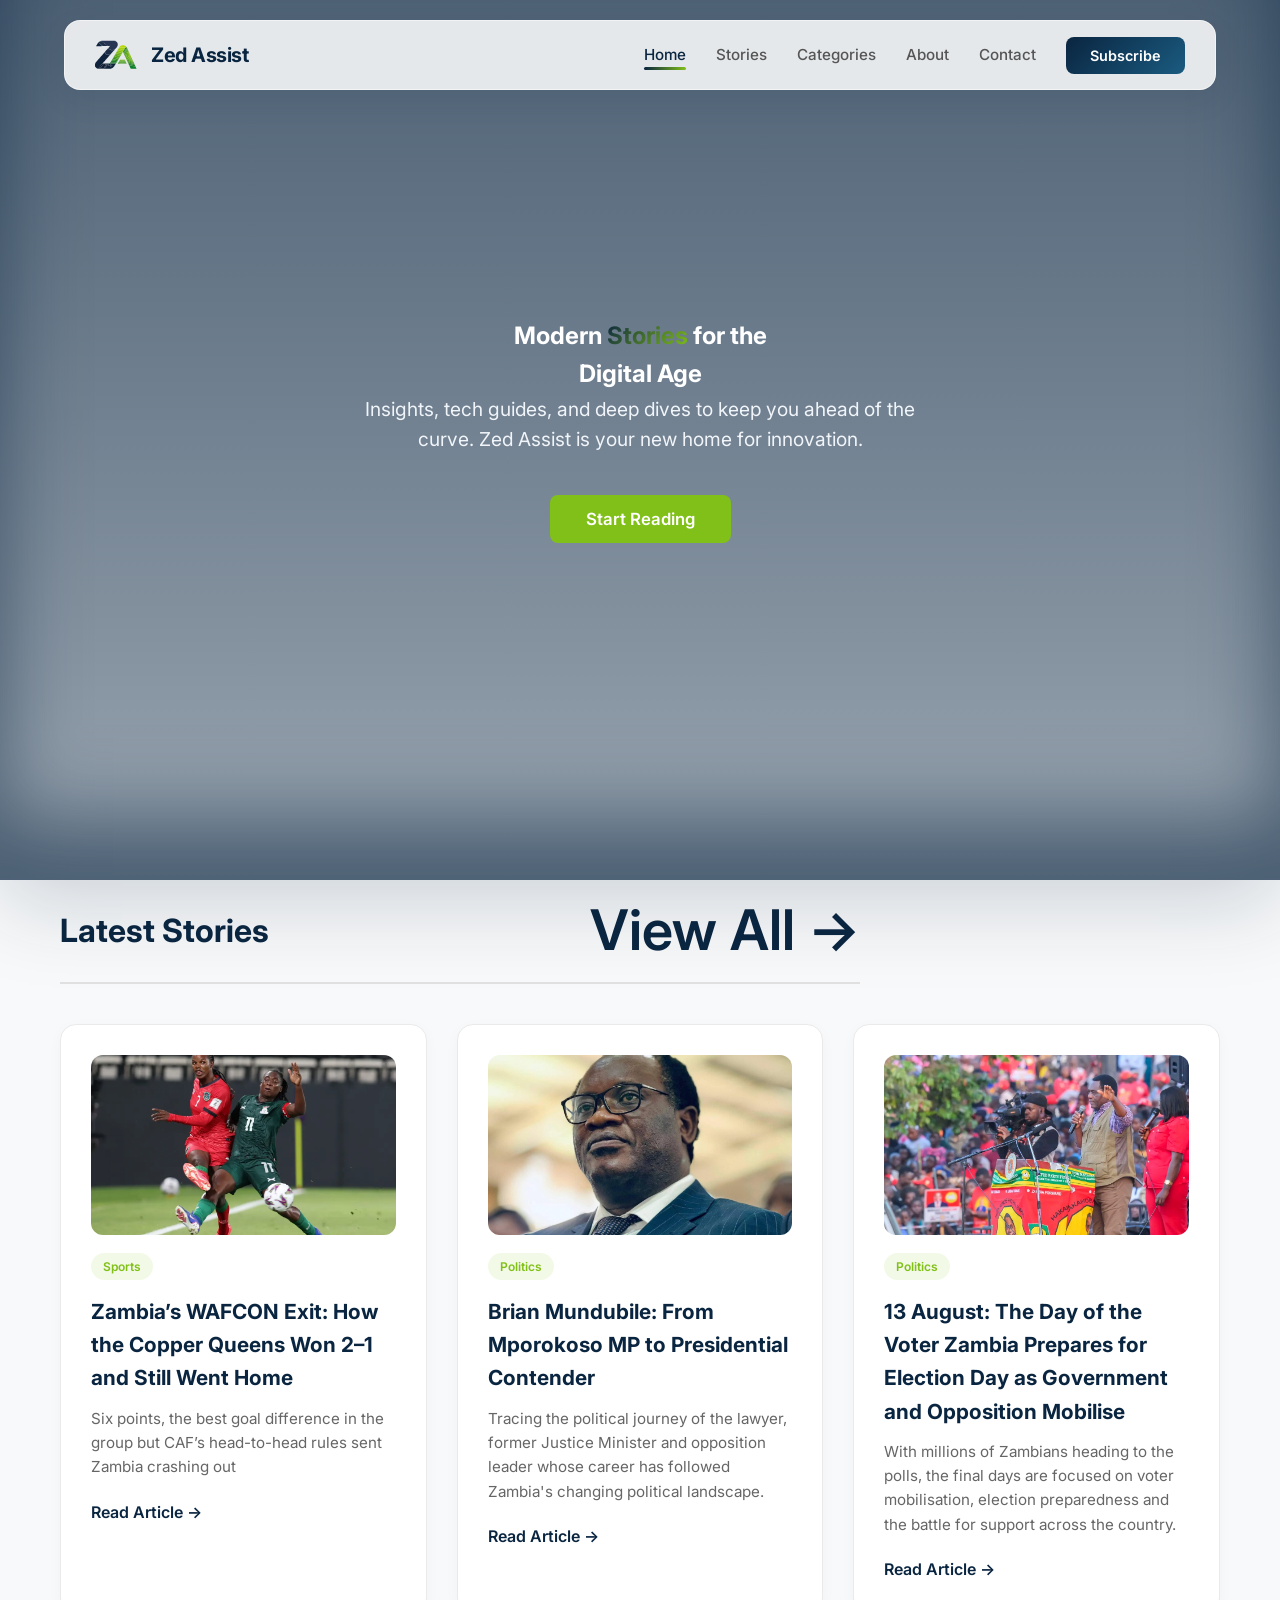
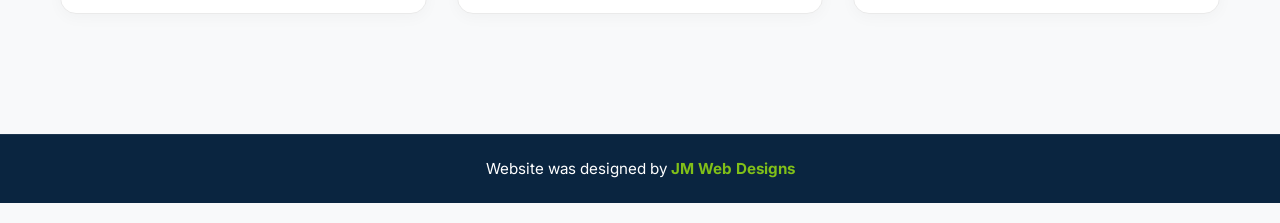
<file: index.html>
<!DOCTYPE html>
<html lang="en">
<head>
    <meta charset="UTF-8">
    <meta name="viewport" content="width=device-width, initial-scale=1.0">
    <meta name="google-adsense-account" content="ca-pub-5900742290324351">
    <title>Insights & Stories</title>
    <link rel="preconnect" href="https://fonts.googleapis.com">
    <link rel="preconnect" href="https://fonts.gstatic.com" crossorigin>
    <link href="https://fonts.googleapis.com/css2?family=Inter:opsz,wght@14..32,400;14..32,500;14..32,600;14..32,700&display=swap" rel="stylesheet">
    <link rel="stylesheet" href="style.css">
    <link rel="icon" type="image/svg+xml" href="logo.svg">
    <script async src="https://pagead2.googlesyndication.com/pagead/js/adsbygoogle.js?client=ca-pub-5900742290324351"
     crossorigin="anonymous"></script>
</head>
<body>

    <!-- SLICK MENU -->
    <nav class="navbar">
        <a href="#" class="logo-container">
            <img src="logo.svg" alt="ZA" class="logo-img">
            <span class="logo-text">Zed Assist</span>
        </a>

        <ul class="nav-links" id="navLinks">
            <li><a href="index.html" class="active">Home</a></li>
            <li><a href="stories.html">Stories</a></li>
            <li><a href="#">Categories</a></li>
            <li><a href="#">About</a></li>
            <li><a href="contact.html">Contact</a></li>
            <li><button class="btn-subscribe">Subscribe</button></li>
        </ul>

        <div class="hamburger" onclick="toggleMenu()">
            <div></div>
            <div></div>
            <div></div>
        </div>
    </nav>

    <!-- HERO -->
    <section class="hero">
        <h1>Modern <span>Stories</span> for the <br>Digital Age</h1>
        <p>Insights, tech guides, and deep dives to keep you ahead of the curve. Zed Assist is your new home for innovation.</p>
        <button class="btn-subscribe btn-subscribe-green" style="padding: 14px 36px; font-size: 1.05rem;">Start Reading</button>
    </section>

    

    <!-- BLOG GRID / STORIES -->
    <section class="blog-section">
        <div class="section-header">
            <h2>Latest Stories</h2>
            <a href="#" style="color: var(--navy); font-weight: 600; text-decoration: none;">View All &rarr;</a>
        </div>

        <div class="blog-grid">
            <!-- Card 1 -->
            <article class="blog-card">
                <div class="card-image">
                    <img src="/pics/pic6.webp" alt="Story image 1">
                </div>
                <span class="tag">Sports</span>
                <h3>Zambia’s WAFCON Exit: How the Copper Queens Won 2–1 and Still Went Home</h3>
                <p>Six points, the best goal difference in the group but CAF’s head-to-head rules sent Zambia crashing out</p>
                <a href="wafcon-exit.html">Read Article &rarr;</a>
            </article>

            <!-- Card 2 -->
            <article class="blog-card">
                <div class="card-image">
                    <img src="/pics/pic5.jpg" alt="Story image 2">
                </div>
                <span class="tag">Politics</span>
                <h3>Brian Mundubile: From Mporokoso MP to Presidential Contender</h3>
                <p>Tracing the political journey of the lawyer, former Justice Minister and opposition leader whose career has followed Zambia's changing political landscape.</p>
                <a href="election-day.html">Read Article &rarr;</a>
            </article>

            <!-- Card 3 -->
            <article class="blog-card">
                <div class="card-image">
                    <img src="/pics/pic9.jpg" alt="Story image 3">
                </div>
                <span class="tag">Politics</span>
                <h3>13 August: The Day of the Voter Zambia Prepares for Election Day as Government and Opposition Mobilise</h3>
                <p>With millions of Zambians heading to the polls, the final days are focused on voter mobilisation, election preparedness and the battle for support across the country.</p>
                <a href="election-day.html">Read Article &rarr;</a>
            </article>
        </div>
    </section>
    <footer class="site-footer">
        <p>Website was designed by <strong>JM Web Designs</strong></p>
    </footer>

    <script>
        // Simple mobile menu toggle
        function toggleMenu() {
            const nav = document.getElementById('navLinks');
            nav.classList.toggle('open');
        }
    </script>
</body>
</html>
</file>
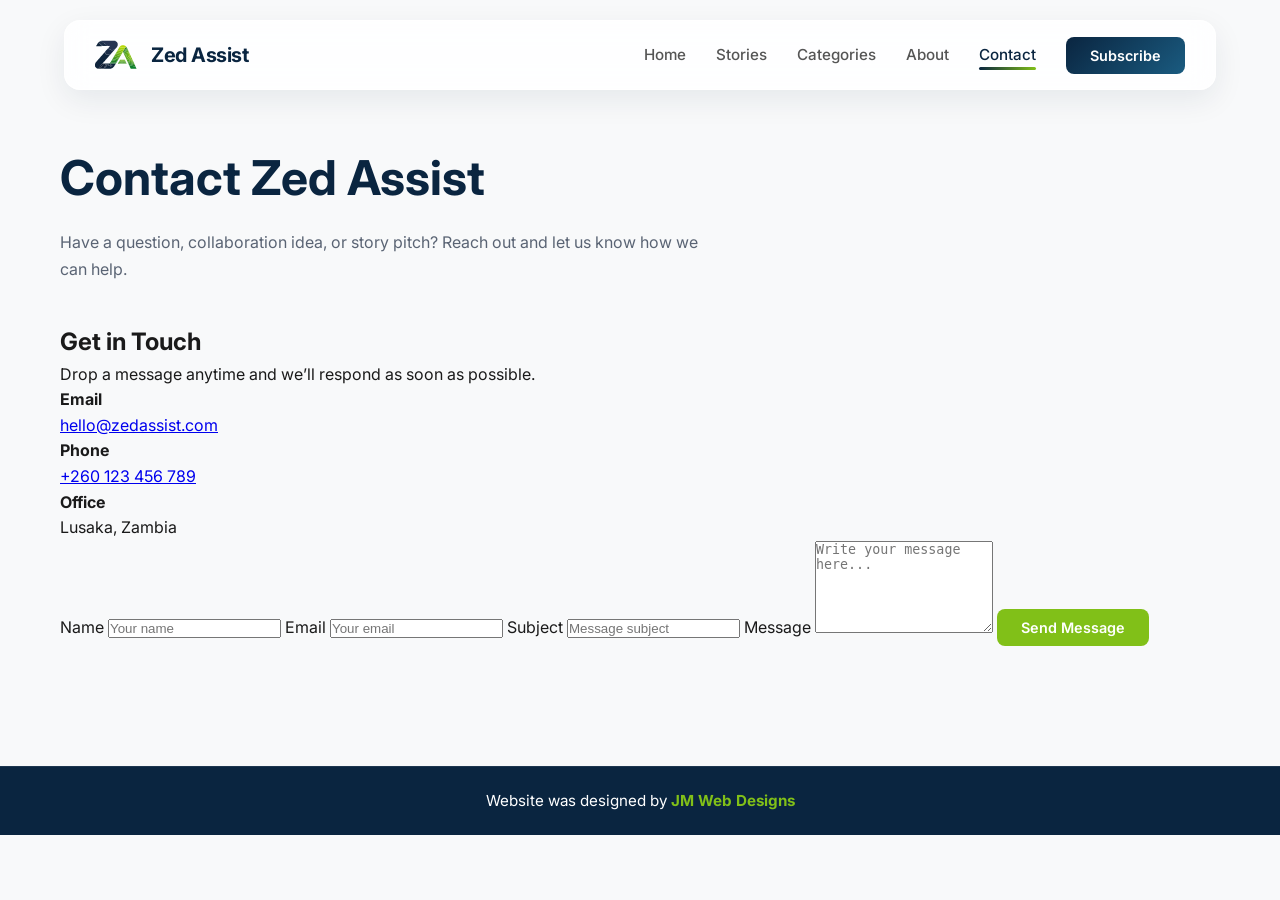
<file: contact.html>
<!DOCTYPE html>
<html lang="en">
<head>
    <meta charset="UTF-8">
    <meta name="viewport" content="width=device-width, initial-scale=1.0">
    <title>ZA | Contact</title>
    <link rel="preconnect" href="https://fonts.googleapis.com">
    <link rel="preconnect" href="https://fonts.gstatic.com" crossorigin>
    <link href="https://fonts.googleapis.com/css2?family=Inter:opsz,wght@14..32,400;14..32,500;14..32,600;14..32,700&display=swap" rel="stylesheet">
    <link rel="stylesheet" href="style.css">
    <link rel="icon" type="image/svg+xml" href="logo.svg">
    <meta name="google-adsense-account" content="ca-pub-5900742290324351">
    <script async src="https://pagead2.googlesyndication.com/pagead/js/adsbygoogle.js?client=ca-pub-5900742290324351"
     crossorigin="anonymous"></script>
</head>
<body>
    <nav class="navbar">
        <a href="index.html" class="logo-container">
            <img src="logo.svg" alt="ZA" class="logo-img">
            <span class="logo-text">Zed Assist</span>
        </a>

        <ul class="nav-links" id="navLinks">
            <li><a href="index.html">Home</a></li>
            <li><a href="stories.html">Stories</a></li>
            <li><a href="#">Categories</a></li>
            <li><a href="#">About</a></li>
            <li><a href="contact.html" class="active">Contact</a></li>
            <li><button class="btn-subscribe">Subscribe</button></li>
        </ul>

        <div class="hamburger" onclick="toggleMenu()">
            <div></div>
            <div></div>
            <div></div>
        </div>
    </nav>

    <section class="page-intro" style="margin-top: 140px;">
        <div class="page-summary">
            <div>
                <h1>Contact Zed Assist</h1>
                <p>Have a question, collaboration idea, or story pitch? Reach out and let us know how we can help.</p>
            </div>
        </div>
    </section>

    <section class="blog-section">
        <div class="contact-grid">
            <div class="contact-card">
                <h2>Get in Touch</h2>
                <p>Drop a message anytime and we’ll respond as soon as possible.</p>
                <div class="contact-info">
                    <p><strong>Email</strong><br><a href="mailto:hello@zedassist.com">hello@zedassist.com</a></p>
                    <p><strong>Phone</strong><br><a href="tel:+260123456789">+260 123 456 789</a></p>
                    <p><strong>Office</strong><br>Lusaka, Zambia</p>
                </div>
            </div>

            <form class="contact-form">
                <label for="name">Name</label>
                <input type="text" id="name" name="name" placeholder="Your name">

                <label for="email">Email</label>
                <input type="email" id="email" name="email" placeholder="Your email">

                <label for="subject">Subject</label>
                <input type="text" id="subject" name="subject" placeholder="Message subject">

                <label for="message">Message</label>
                <textarea id="message" name="message" rows="6" placeholder="Write your message here..."></textarea>

                <button type="submit" class="btn-subscribe btn-subscribe-green">Send Message</button>
            </form>
        </div>
    </section>

    <footer class="site-footer">
        <p>Website was designed by <strong>JM Web Designs</strong></p>
    </footer>

    <script>
        function toggleMenu() {
            const nav = document.getElementById('navLinks');
            nav.classList.toggle('open');
        }
    </script>
</body>
</html>
</file>
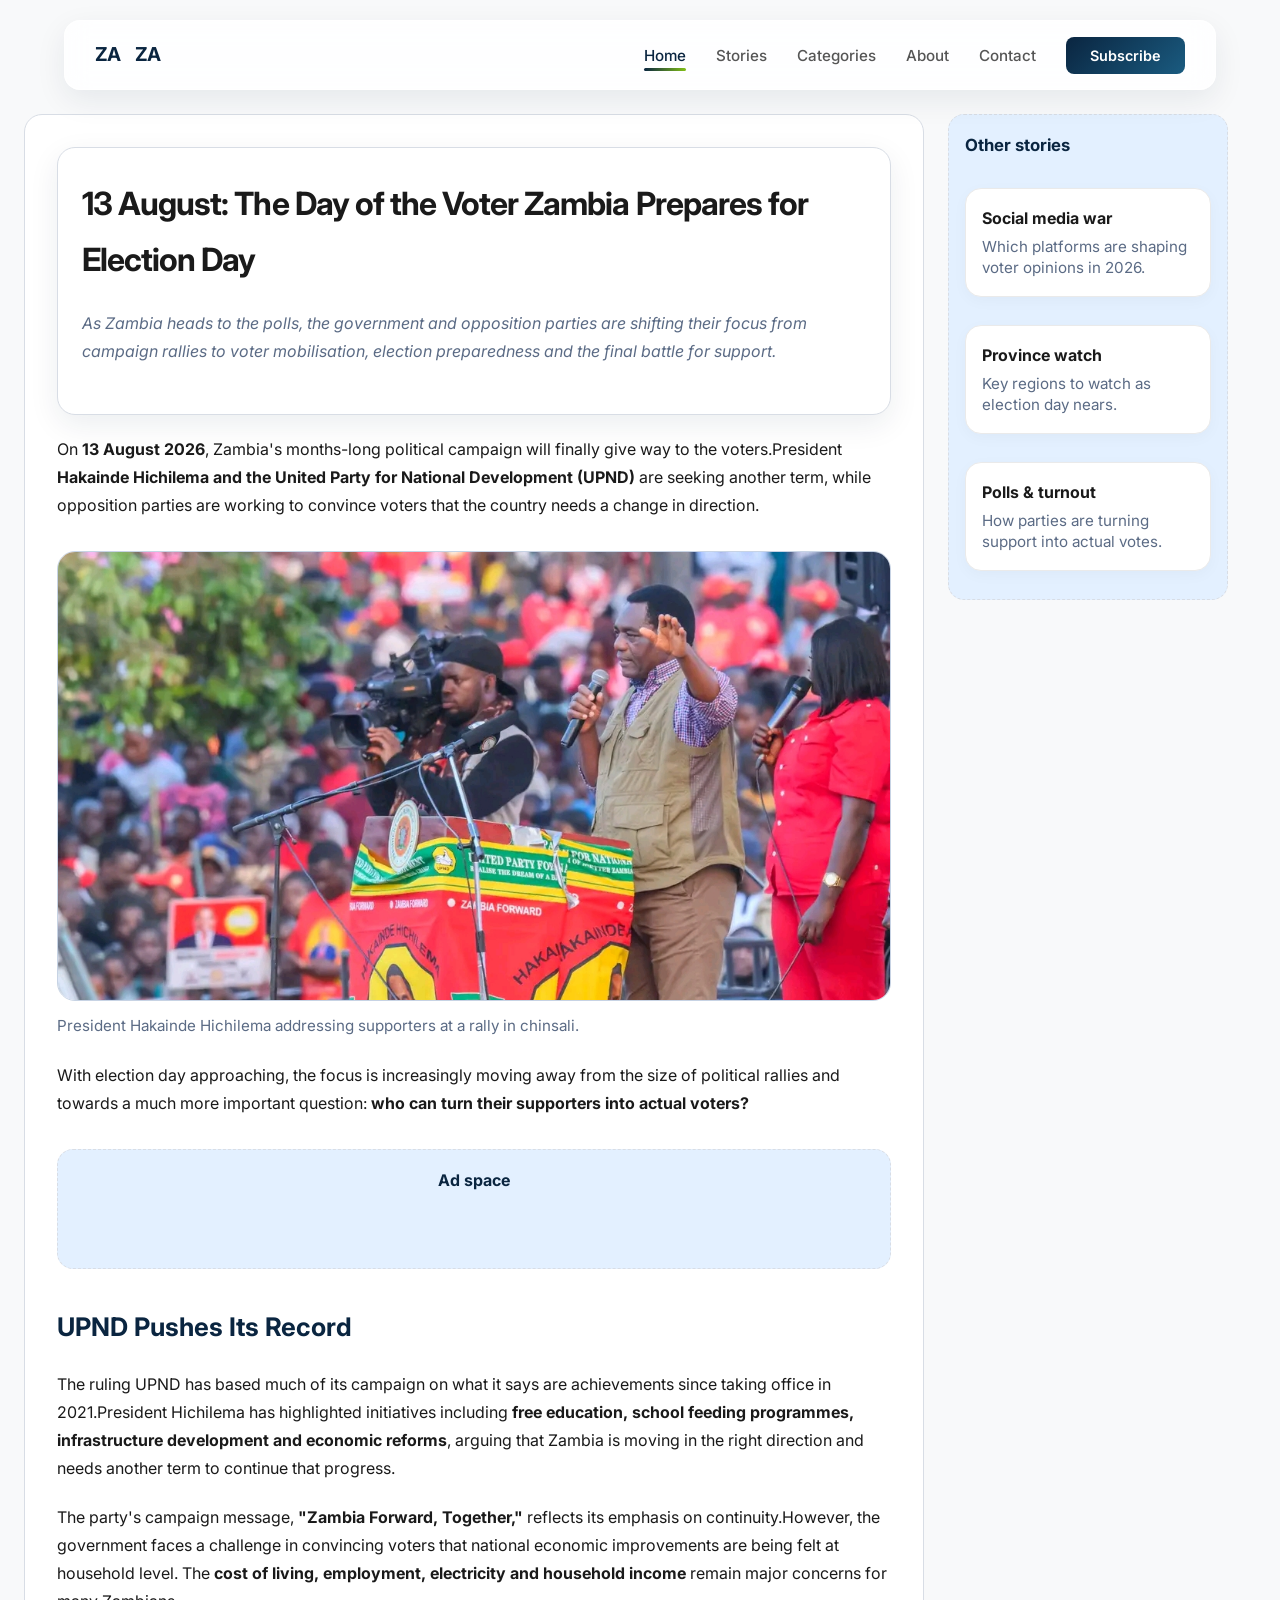
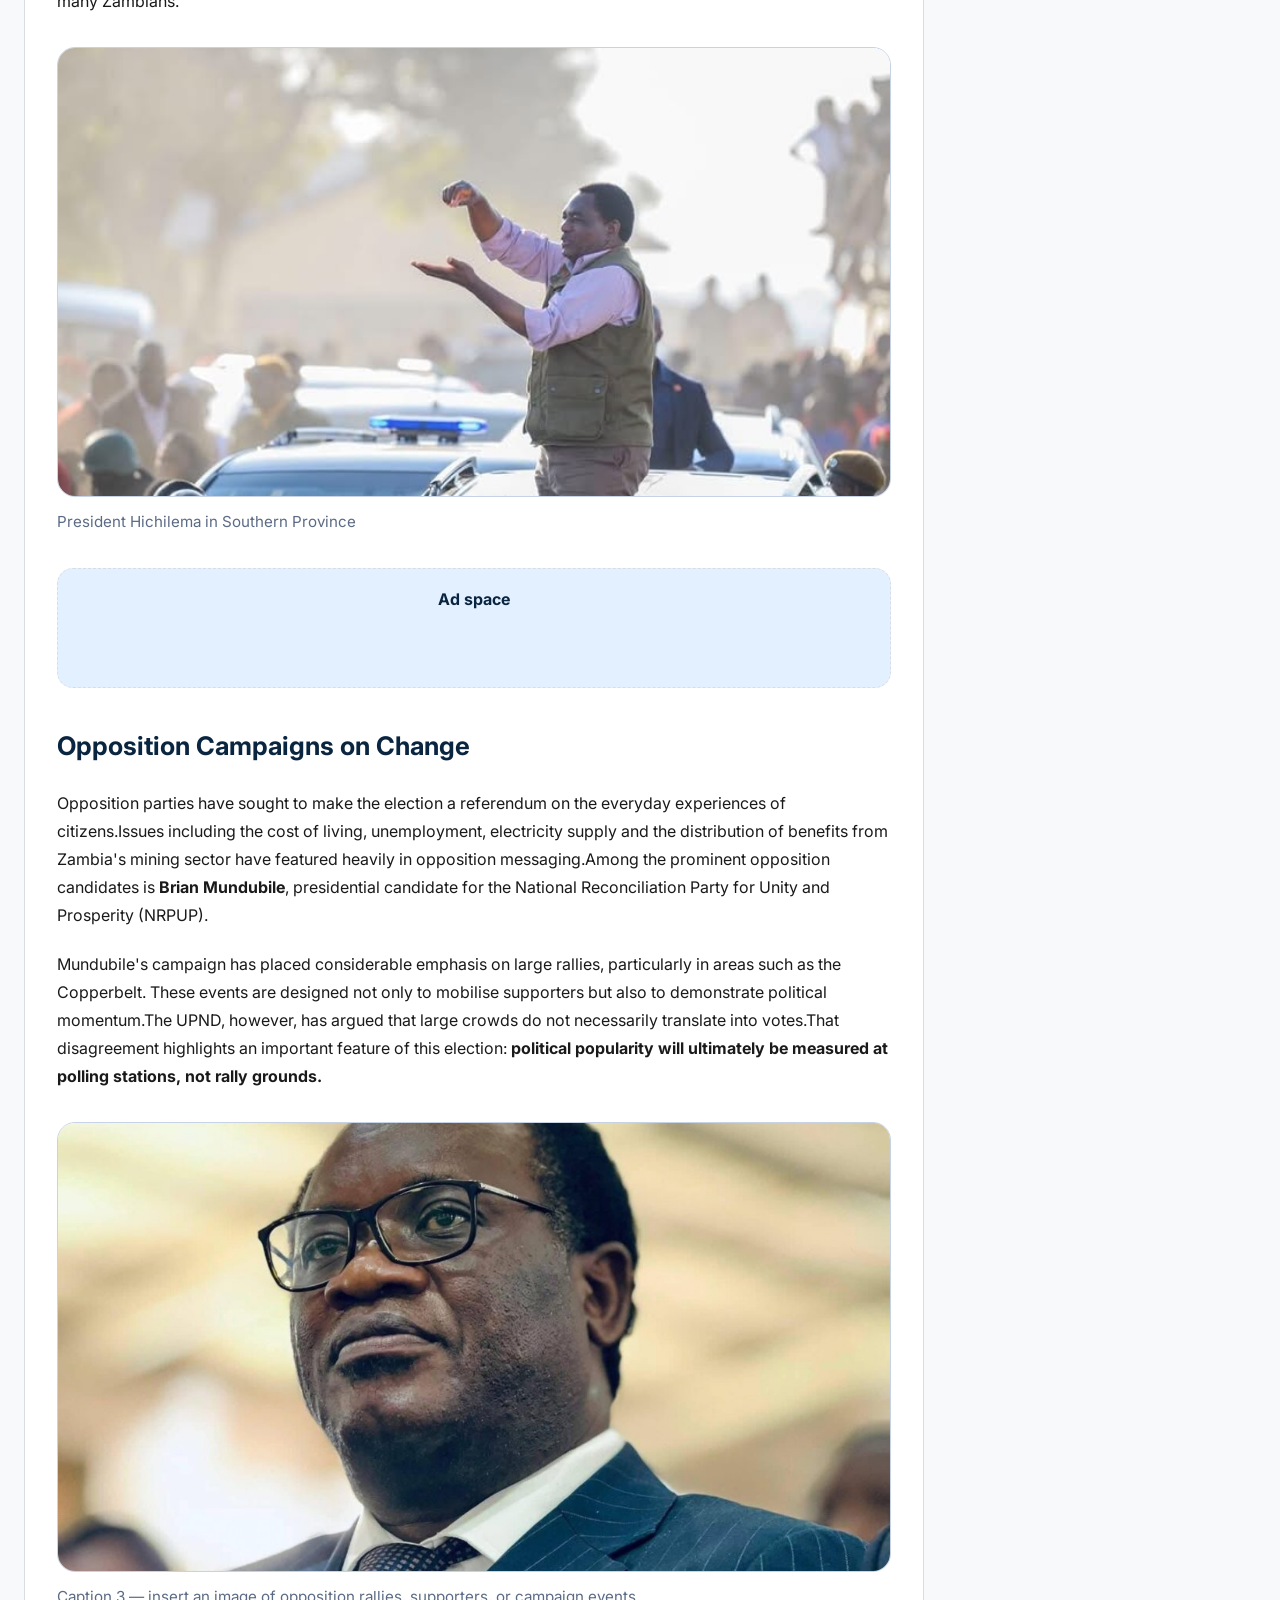
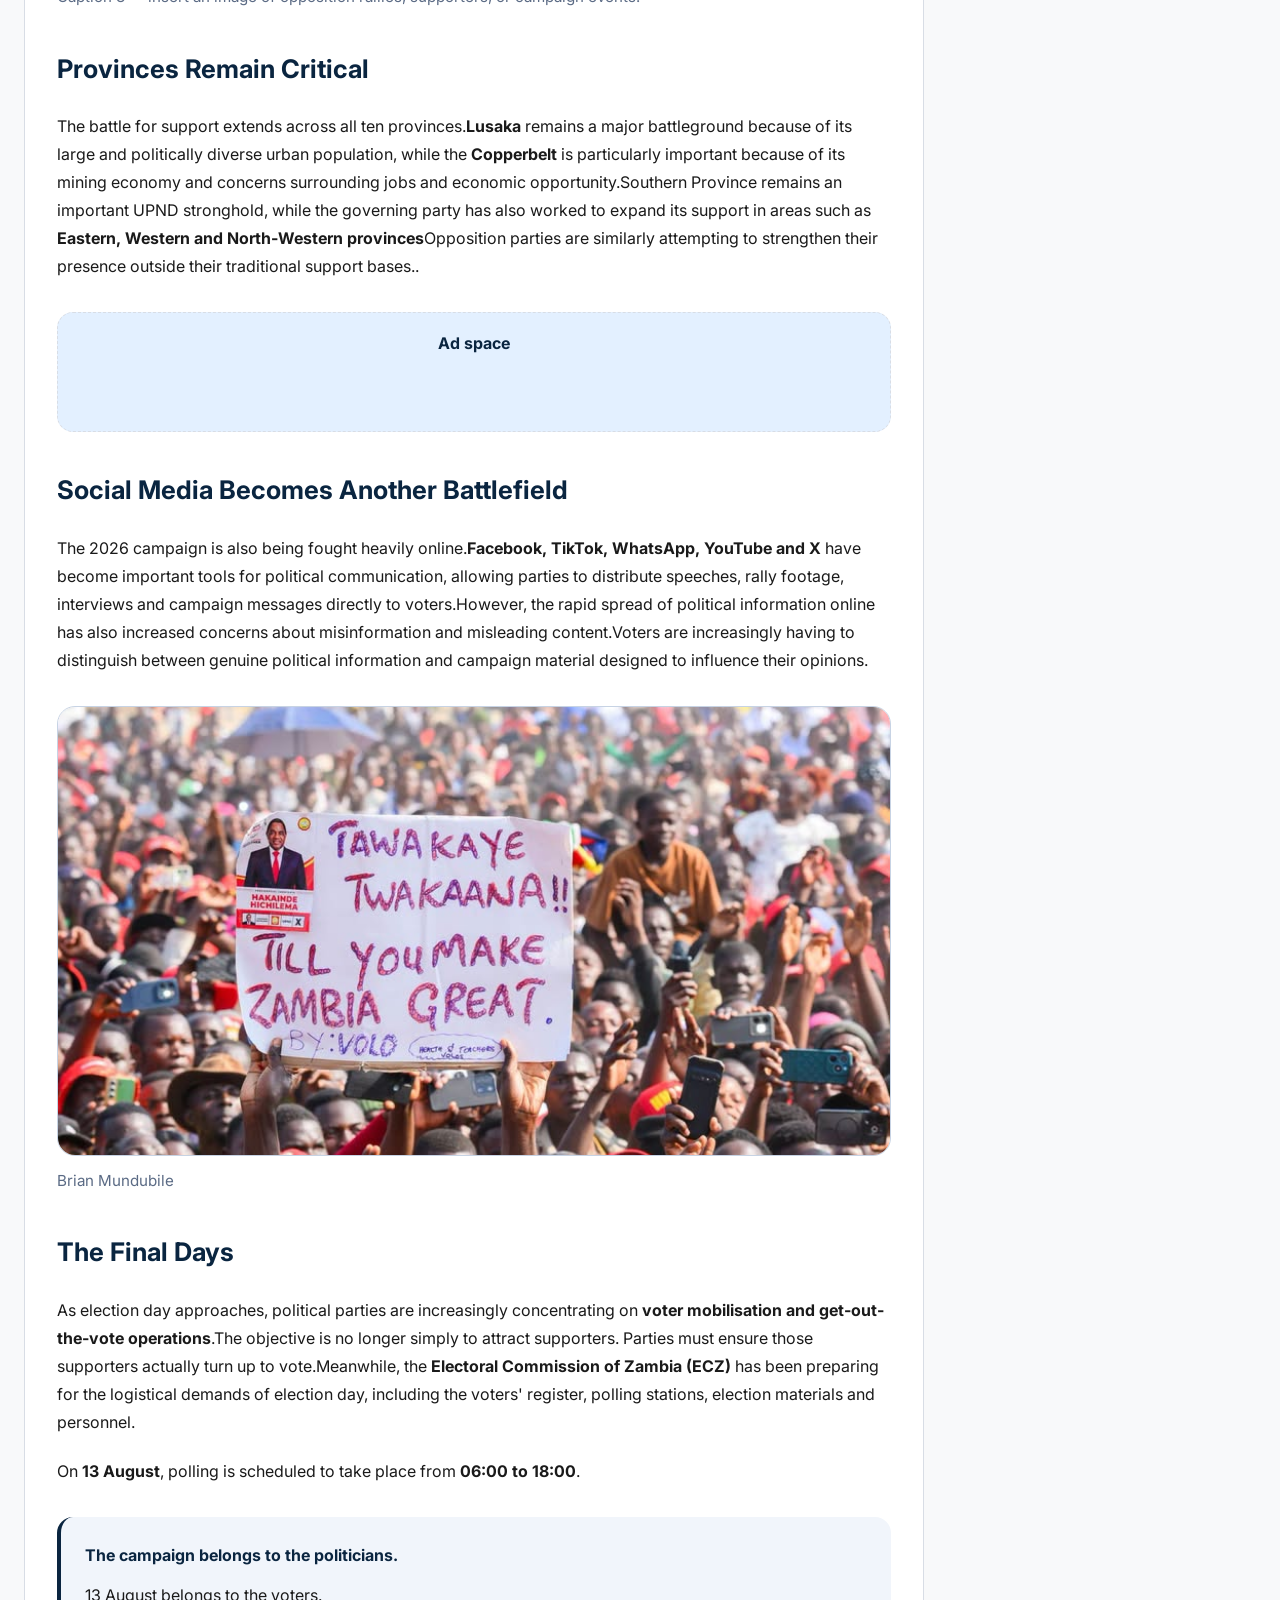
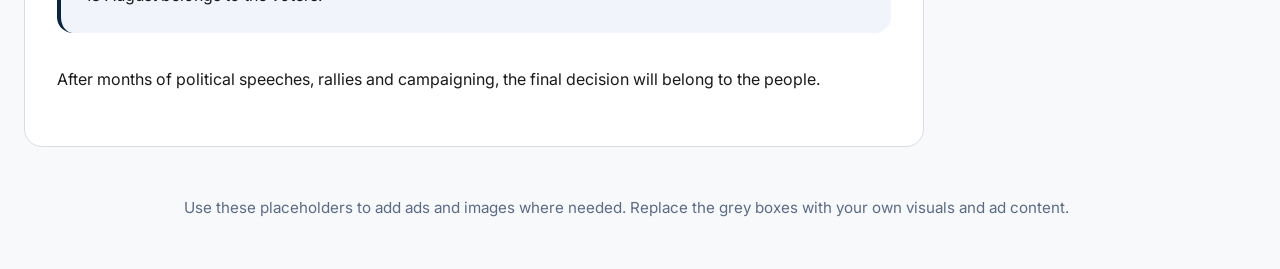
<file: election-day.html>
<!DOCTYPE html>
<html lang="en">
<head>
    <meta charset="UTF-8">
    <meta name="viewport" content="width=device-width, initial-scale=1.0">
    <meta name="google-adsense-account" content="ca-pub-5900742290324351">
    <title>13 August: The Day of the Voter — Zambia Prepares for Election Day</title>
    <link rel="preconnect" href="https://fonts.googleapis.com">
    <link rel="preconnect" href="https://fonts.gstatic.com" crossorigin>
    <link href="https://fonts.googleapis.com/css2?family=Inter:opsz,wght@14..32,400;14..32,500;14..32,600;14..32,700&display=swap" rel="stylesheet">
    <link rel="stylesheet" href="style.css">
    <script async src="https://pagead2.googlesyndication.com/pagead/js/adsbygoogle.js?client=ca-pub-5900742290324351"
     crossorigin="anonymous"></script>
    <style>
        :root {
            --surface: #ffffff;
            --muted: #5b6b85;
            --accent: #0a2540;
            --ad-bg: #e3f0ff;
            --border: #d8dde5;
        }
        * {
            box-sizing: border-box;
        }
        body {
            margin: 0;
            font-family: 'Inter', sans-serif;
            background-color: var(--bg-color);
            color: var(--text-dark);
            line-height: 1.75;
        }
        .page-wrapper {
            display: grid;
            grid-template-columns: minmax(0, 900px) 280px;
            gap: 24px;
            padding: 24px;
            max-width: 1300px;
            margin: 90px auto 0;
        }
        header {
            grid-column: 1 / -1;
            padding: 28px 24px;
            background: var(--surface);
            border: 1px solid var(--border);
            border-radius: 18px;
            box-shadow: 0 10px 30px rgba(16, 32, 58, 0.08);
        }
        header h1 {
            margin: 0 0 12px;
            font-size: clamp(2rem, 2.5vw, 3rem);
            letter-spacing: -0.03em;
        }
        header p {
            margin: 0;
            color: var(--muted);
            font-size: 1rem;
        }
        .ad-box,
        .ad-inline,
        .side-panel {
            background: var(--ad-bg);
            border: 1px dashed var(--border);
            border-radius: 16px;
            color: var(--accent);
            text-align: center;
            font-weight: 700;
            min-height: 140px;
            padding: 16px;
        }
        .ad-box {
            position: sticky;
            top: 24px;
            min-height: 320px;
            padding: 24px 16px;
        }
        .side-panel {
            position: sticky;
            top: 24px;
            padding: 16px;
        }
        .side-panel {
            display: grid;
            gap: 16px;
            text-align: left;
            color: var(--text-dark);
            height: fit-content;
        }
        .side-panel h3 {
            font-size: 1.05rem;
            margin: 0 0 12px;
            color: var(--accent);
            font-weight: 700;
        }
        .side-story {
            background: #ffffff;
            border: 1px solid #eaeaea;
            border-radius: 16px;
            padding: 18px 16px;
            display: block;
            text-decoration: none;
            color: var(--text-dark);
            font-weight: 600;
            line-height: 1.4;
            box-shadow: 0 4px 15px rgba(0,0,0,0.03);
            margin-bottom: 12px;
        }
        .side-story p {
            margin: 6px 0 0;
            color: var(--muted);
            font-size: 0.95rem;
            font-weight: 400;
        }
        .content {
            background: #ffffff;
            border: 1px solid var(--border);
            border-radius: 18px;
            padding: 32px;
        }
        .content h2,
        .content h3 {
            color: var(--accent);
            margin-top: 36px;
        }
        .content h2 {
            font-size: 1.6rem;
        }
        .content h3 {
            font-size: 1.2rem;
        }
        .content p {
            margin: 1.3rem 0;
        }
        .image-placeholder {
            width: 100%;
            height: 450px;
            border-radius: 18px;
            background: #e7edf8;
            border: 1px solid #c7d3e4;
            object-fit: cover;
            display: block;
        }
        figure {
            margin: 32px 0 16px;
        }
        figcaption {
            margin-top: 12px;
            color: var(--muted);
            font-size: 0.95rem;
        }
        .ad-inline {
            margin: 32px 0;
            min-height: 120px;
        }
        .quote-block {
            margin: 32px 0;
            padding: 24px;
            background: #f1f5fb;
            border-left: 4px solid var(--accent);
            border-radius: 16px;
            color: var(--text);
        }
        .quote-block strong {
            display: block;
            margin-bottom: 12px;
            color: var(--accent);
        }
        footer {
            grid-column: 1 / -1;
            padding: 24px 32px;
            text-align: center;
            color: var(--muted);
            font-size: 0.95rem;
        }
        @media (max-width: 1080px) {
            .page-wrapper {
                grid-template-columns: 1fr;
            }
            .ad-box {
                position: relative;
                top: auto;
            }
        }
    </style>
</head>
<body>
    <nav class="navbar">
        <a href="index.html" class="logo-container">
            <div class="logo-icon">Z<span>A</span></div>
            ZA
        </a>

        <ul class="nav-links" id="navLinks">
            <li><a href="#" class="active">Home</a></li>
            <li><a href="#">Stories</a></li>
            <li><a href="#">Categories</a></li>
            <li><a href="#">About</a></li>
            <li><a href="#">Contact</a></li>
            <li><button class="btn-subscribe">Subscribe</button></li>
        </ul>

        <div class="hamburger" onclick="toggleMenu()">
            <div></div>
            <div></div>
            <div></div>
        </div>
    </nav>

    <div class="page-wrapper">
        <main class="content">
            <header>
                <h1>13 August: The Day of the Voter Zambia Prepares for Election Day</h1>
                <p><em>As Zambia heads to the polls, the government and opposition parties are shifting their focus from campaign rallies to voter mobilisation, election preparedness and the final battle for support.</em></p>
            </header>

            <p>On <strong>13 August 2026</strong>, Zambia's months-long political campaign will finally give way to the voters.President <strong>Hakainde Hichilema and the United Party for National Development (UPND)</strong> are seeking another term, while opposition parties are working to convince voters that the country needs a change in direction.</p>
            <p></p>

            <figure>
                <img class="image-placeholder" src="/pics/pic9.jpg" alt="Placeholder image 1">
                <figcaption>President Hakainde Hichilema addressing supporters at a rally in chinsali.</figcaption>
            </figure>

            <p>With election day approaching, the focus is increasingly moving away from the size of political rallies and towards a much more important question: <strong>who can turn their supporters into actual voters?</strong></p>

            <div class="ad-inline">Ad space</div>

            <section>
                <h2>UPND Pushes Its Record</h2>
                <p>The ruling UPND has based much of its campaign on what it says are achievements since taking office in 2021.President Hichilema has highlighted initiatives including <strong>free education, school feeding programmes, infrastructure development and economic reforms</strong>, arguing that Zambia is moving in the right direction and needs another term to continue that progress.</p>
              
                <p>The party's campaign message, <strong>"Zambia Forward, Together,"</strong> reflects its emphasis on continuity.However, the government faces a challenge in convincing voters that national economic improvements are being felt at household level. The <strong>cost of living, employment, electricity and household income</strong> remain major concerns for many Zambians.</p>

                <figure>
                    <img class="image-placeholder" src="/pics/pic10.jpg" alt="Placeholder image 2">
                    <figcaption>President Hichilema in Southern Province</figcaption>
                </figure>
            </section>

            <div class="ad-inline">Ad space</div>

            <section>
                <h2>Opposition Campaigns on Change</h2>
                <p></p>
                <p>Opposition parties have sought to make the election a referendum on the everyday experiences of citizens.Issues including the cost of living, unemployment, electricity supply and the distribution of benefits from Zambia's mining sector have featured heavily in opposition messaging.Among the prominent opposition candidates is <strong>Brian Mundubile</strong>, presidential candidate for the National Reconciliation Party for Unity and Prosperity (NRPUP).</p>
                
                <p>Mundubile's campaign has placed considerable emphasis on large rallies, particularly in areas such as the Copperbelt. These events are designed not only to mobilise supporters but also to demonstrate political momentum.The UPND, however, has argued that large crowds do not necessarily translate into votes.That disagreement highlights an important feature of this election: <strong>political popularity will ultimately be measured at polling stations, not rally grounds.</p>
              
                <p></strong></p>

                <figure>
                    <img class="image-placeholder" src="/pics/pic5.jpg" alt="Placeholder image 3">
                    <figcaption>Caption 3 — insert an image of opposition rallies, supporters, or campaign events.</figcaption>
                </figure>
            </section>

            <section>
                <h2>Provinces Remain Critical</h2>
                <p>The battle for support extends across all ten provinces.<strong>Lusaka</strong> remains a major battleground because of its large and politically diverse urban population, while the <strong>Copperbelt</strong> is particularly important because of its mining economy and concerns surrounding jobs and economic opportunity.Southern Province remains an important UPND stronghold, while the governing party has also worked to expand its support in areas such as <strong>Eastern, Western and North-Western provinces</strong>Opposition parties are similarly attempting to strengthen their presence outside their traditional support bases..</p>
            </section>

            <div class="ad-inline">Ad space</div>

            <section>
                <h2>Social Media Becomes Another Battlefield</h2>
                <p></p>
                <p>The 2026 campaign is also being fought heavily online.<strong>Facebook, TikTok, WhatsApp, YouTube and X</strong> have become important tools for political communication, allowing parties to distribute speeches, rally footage, interviews and campaign messages directly to voters.However, the rapid spread of political information online has also increased concerns about misinformation and misleading content.Voters are increasingly having to distinguish between genuine political information and campaign material designed to influence their opinions.</p>
                
            </section>

            <figure>
                <img class="image-placeholder" src="/pics/pic11.jpeg" alt="Placeholder image 4">
                <figcaption>Brian Mundubile</figcaption>
            </figure>

            <section>
                <h2>The Final Days</h2>
                <p></p>
                <p>As election day approaches, political parties are increasingly concentrating on <strong>voter mobilisation and get-out-the-vote operations</strong>.The objective is no longer simply to attract supporters. Parties must ensure those supporters actually turn up to vote.Meanwhile, the <strong>Electoral Commission of Zambia (ECZ)</strong> has been preparing for the logistical demands of election day, including the voters' register, polling stations, election materials and personnel.</p>
                <p></p>
                <p>On <strong>13 August</strong>, polling is scheduled to take place from <strong>06:00 to 18:00</strong>.</p>
                <div class="quote-block">
                    <strong>The campaign belongs to the politicians.</strong>
                    13 August belongs to the voters.
                </div>
                <p>After months of political speeches, rallies and campaigning, the final decision will belong to the people.</p>
            </section>
        </main>

        <aside class="side-panel">
            <h3>Other stories</h3>
            <article class="side-story">
                <strong>Social media war</strong>
                <p>Which platforms are shaping voter opinions in 2026.</p>
            </article>
            <article class="side-story">
                <strong>Province watch</strong>
                <p>Key regions to watch as election day nears.</p>
            </article>
            <article class="side-story">
                <strong>Polls & turnout</strong>
                <p>How parties are turning support into actual votes.</p>
            </article>
        </aside>

        <footer>
            <p>Use these placeholders to add ads and images where needed. Replace the grey boxes with your own visuals and ad content.</p>
        </footer>
    </div>

    <script>
        function toggleMenu() {
            const nav = document.getElementById('navLinks');
            nav.classList.toggle('open');
        }
    </script>
</body>
</html>
</file>
<file: style.css>
/* --- COLOR VARIABLES FROM YOUR LOGO --- */
        :root {
            --navy: #0A2540;         /* Dark Blue from Z */
            --light-navy: #1A5B80;   /* For gradient transition */
            --green: #81C018;        /* Lime Green from A */
            --bg-color: #F8F9FA;     /* Off-white background */
            --text-dark: #1A1A1A;
            --glass-bg: rgba(255, 255, 255, 0.85);
            --glass-border: rgba(255, 255, 255, 0.5);
        }

        * {
            margin: 0;
            padding: 0;
            box-sizing: border-box;
        }

        body {
            font-family: 'Inter', sans-serif;
            background-color: var(--bg-color);
            color: var(--text-dark);
            line-height: 1.6;
            overflow-x: hidden;
        }

        /* --- SLICK GLASSMORPHISM NAVBAR --- */
        .navbar {
            position: fixed;
            top: 20px;
            left: 50%;
            transform: translateX(-50%);
            width: 90%;
            max-width: 1200px;
            background: var(--glass-bg);
            backdrop-filter: blur(12px);
            -webkit-backdrop-filter: blur(12px);
            border: 1px solid var(--glass-border);
            border-radius: 16px;
            padding: 0 30px;
            height: 70px;
            display: flex;
            justify-content: space-between;
            align-items: center;
            box-shadow: 0 10px 30px rgba(10, 37, 64, 0.08);
            z-index: 1000;
            transition: all 0.3s ease;
        }

        .logo-container {
            display: flex;
            align-items: center;
            gap: 14px;
            text-decoration: none;
            color: var(--navy);
            font-weight: 700;
            font-size: 1.2rem;
            letter-spacing: -0.5px;
        }

        .logo-img {
            width: 42px;
            height: 42px;
            display: block;
        }

        .logo-text {
            font-size: 1.25rem;
        }

        .nav-links {
            display: flex;
            gap: 30px;
            list-style: none;
            align-items: center;
        }

        .nav-links a {
            text-decoration: none;
            color: #555;
            font-weight: 500;
            font-size: 0.95rem;
            position: relative;
            transition: color 0.3s ease;
        }

        /* THE SLICK TECH GRADIENT UNDERLINE */
        .nav-links a::after {
            content: '';
            position: absolute;
            width: 0%;
            height: 3px;
            bottom: -6px;
            left: 0;
            border-radius: 2px;
            /* Tiny tech gradient from Navy to Lime Green */
            background: linear-gradient(90deg, var(--navy), var(--green));
            transition: width 0.3s cubic-bezier(0.4, 0, 0.2, 1);
        }

        .nav-links a:hover {
            color: var(--navy);
        }
        .nav-links a:hover::after {
            width: 100%;
        }
        .nav-links a.active {
            color: var(--navy);
        }
        .nav-links a.active::after {
            width: 100%;
        }

        /* CTA BUTTON */
        .btn-subscribe {
            background: linear-gradient(135deg, var(--navy), var(--light-navy));
            color: #fff;
            border: none;
            padding: 10px 24px;
            border-radius: 8px;
            font-weight: 600;
            font-family: inherit;
            font-size: 0.9rem;
            cursor: pointer;
            transition: transform 0.2s, box-shadow 0.2s;
        }
        .btn-subscribe:hover {
            transform: translateY(-2px);
            box-shadow: 0 8px 20px rgba(10, 37, 64, 0.3);
        }
        .btn-subscribe-green {
            background: var(--green);
            color: #fff;
        }
        .btn-subscribe-green:hover {
            box-shadow: 0 8px 20px rgba(129, 192, 24, 0.4);
        }

        /* MOBILE HAMBURGER */
        .hamburger {
            display: none;
            flex-direction: column;
            cursor: pointer;
            gap: 5px;
        }
        .hamburger div {
            width: 25px;
            height: 3px;
            background-color: var(--navy);
            border-radius: 2px;
            transition: 0.3s;
        }

        /* --- HERO SECTION --- */
        .hero {
            height: 100vh;
            display: flex;
            flex-direction: column;
            justify-content: center;
            align-items: center;
            text-align: center;
            padding: 0 20px;
            margin-top: -20px; /* Offset navbar */
            background: linear-gradient(180deg, rgba(10, 37, 64, 0.72), rgba(10, 37, 64, 0.4)), url('https://images.unsplash.com/photo-1639720091626-e8bad0008e23?q=80&w=1170&auto=format&fit=crop&ixlib=rb-4.1.0&ixid=M3wxMjA3fDB8MHxwaG90by1wYWdlfHx8fGVufDB8fDB8fA%3D%3D');
            background-size: cover;
            background-position: center;
            background-repeat: no-repeat;
            color: #fff;
            box-shadow: inset 0 -60px 80px rgba(10, 37, 64, 0.55), 0 24px 80px rgba(10, 37, 64, 0.18);
        }

        .hero-divider {
            max-width: 960px;
            margin: -55px auto 0;
            padding: 0 20px;
            display: flex;
            justify-content: center;
            position: relative;
            z-index: 2;
        }

        .divider-card {
            background: rgba(255, 255, 255, 0.95);
            border: 1px solid rgba(10, 37, 64, 0.08);
            border-radius: 999px;
            padding: 16px 28px;
            box-shadow: 0 18px 45px rgba(10, 37, 64, 0.14);
            backdrop-filter: blur(14px);
            display: inline-flex;
            align-items: center;
            justify-content: center;
        }

        .divider-card p {
            color: var(--navy);
            font-size: 0.97rem;
            font-weight: 600;
            letter-spacing: 0.02em;
            margin: 0;
        }

        .blog-section {
            max-width: 1200px;
            margin: 0 auto 100px;
            padding: 80px 20px 0;
        }

        .section-header {
            font-size: 3.5rem;
            font-weight: 700;
            color: #fff;
            max-width: 800px;
            margin-bottom: 20px;
            line-height: 1.1;
        }

        .hero h1 span {
            background: linear-gradient(135deg, var(--navy), var(--green));
            -webkit-background-clip: text;
            -webkit-text-fill-color: transparent;
        }

        .hero p {
            font-size: 1.2rem;
            color: #f1f5f9;
            max-width: 600px;
            margin-bottom: 40px;
        }

        .site-footer {
            background: #0a2540;
            color: #fff;
            text-align: center;
            padding: 22px 20px;
            font-size: 0.95rem;
            border-top: 1px solid rgba(255,255,255,0.08);
        }

        .site-footer strong {
            color: var(--green);
        }

        /* --- BLOG GRID (Stories) --- */
        .page-intro {
            max-width: 1200px;
            margin: 140px auto 20px;
            padding: 0 20px;
        }

        .page-summary {
            display: flex;
            align-items: center;
            justify-content: space-between;
            gap: 20px;
            flex-wrap: wrap;
        }

        .page-summary h1 {
            font-size: 3rem;
            margin-bottom: 12px;
            color: var(--navy);
        }

        .page-summary p {
            max-width: 660px;
            color: #5a6474;
            font-size: 1rem;
            line-height: 1.7;
        }

        .blog-section {
            max-width: 1200px;
            margin: 0 auto 100px;
            padding: 20px;
        }

        .section-header {
            display: flex;
            justify-content: space-between;
            align-items: center;
            margin-bottom: 40px;
            border-bottom: 2px solid #e0e0e0;
            padding-bottom: 20px;
        }

        .top-story-grid {
            grid-template-columns: repeat(2, minmax(320px, 1fr));
        }

        .featured-card {
            padding: 28px;
        }

        .write-news-section {
            display: grid;
            grid-template-columns: 1.25fr 1fr;
            gap: 30px;
            margin-top: 60px;
        }

        .write-panel,
        .news-panel {
            background: #fff;
            border-radius: 24px;
            padding: 32px;
            border: 1px solid #edf2f7;
            box-shadow: 0 18px 45px rgba(10, 37, 64, 0.08);
        }

        .write-panel h2,
        .news-panel h2 {
            margin-bottom: 18px;
            font-size: 1.9rem;
        }

        .write-panel p {
            color: #5a6474;
            font-size: 1rem;
            margin-bottom: 24px;
            line-height: 1.7;
        }

        .news-list {
            display: flex;
            flex-direction: column;
            gap: 18px;
            margin-top: 10px;
        }

        .news-item {
            border: 1px solid #e2e8f0;
            border-radius: 18px;
            padding: 20px;
            background: #fbfcfe;
            transition: transform 0.25s ease, border-color 0.25s ease;
        }

        .news-item:hover {
            transform: translateY(-2px);
            border-color: var(--green);
        }

        .news-item h3 {
            margin: 0 0 10px;
            font-size: 1.05rem;
            color: var(--navy);
        }

        .news-item p {
            margin: 0;
            color: #5a6474;
            line-height: 1.6;
        }

        .no-border {
            border-bottom: none;
            padding-bottom: 0;
            margin-bottom: 0;
        }

        .section-header h2 {
            color: var(--navy);
            font-size: 2rem;
        }

        .blog-grid {
            display: grid;
            grid-template-columns: repeat(auto-fit, minmax(320px, 1fr));
            gap: 30px;
        }

        .blog-card {
            background: #fff;
            border-radius: 16px;
            padding: 30px;
            box-shadow: 0 4px 15px rgba(0,0,0,0.03);
            border: 1px solid #eaeaea;
            transition: all 0.3s ease;
            position: relative;
            overflow: hidden;
        }

        .blog-card:hover {
            transform: translateY(-8px);
            box-shadow: 0 15px 40px rgba(10, 37, 64, 0.08);
            border-color: var(--green);
        }

        /* Green tech accent line inside cards */
        .blog-card::before {
            content: '';
            position: absolute;
            top: 0;
            left: 0;
            width: 4px;
            height: 100%;
            background: var(--green);
            opacity: 0;
            transition: opacity 0.3s;
        }
        .blog-card:hover::before {
            opacity: 1;
        }

        .blog-card .tag {
            display: inline-block;
            background: rgba(129, 192, 24, 0.1);
            color: var(--green);
            font-size: 0.75rem;
            font-weight: 600;
            padding: 4px 12px;
            border-radius: 20px;
            margin-bottom: 15px;
        }

        .blog-card h3 {
            font-size: 1.3rem;
            color: var(--navy);
            margin-bottom: 12px;
        }

        .blog-card p {
            color: #666;
            font-size: 0.95rem;
            margin-bottom: 20px;
        }

        .blog-card .card-image {
            width: 100%;
            height: 180px;
            border-radius: 12px;
            overflow: hidden;
            margin-bottom: 18px;
            background: #f2f4f6;
        }
        .blog-card .card-image img {
            width: 100%;
            height: 100%;
            object-fit: cover;
            display: block;
        }

        .blog-card a {
            color: var(--navy);
            font-weight: 600;
            text-decoration: none;
            display: inline-flex;
            align-items: center;
            gap: 8px;
            transition: color 0.3s;
        }
        .blog-card a:hover {
            color: var(--green);
        }

        /* --- RESPONSIVE --- */
        @media (max-width: 768px) {
            .nav-links {
                position: absolute;
                top: 80px;
                left: 0;
                right: 0;
                background: var(--glass-bg);
                backdrop-filter: blur(12px);
                flex-direction: column;
                padding: 20px;
                border-radius: 0 0 16px 16px;
                border: 1px solid var(--glass-border);
                display: none;
                box-shadow: 0 10px 20px rgba(0,0,0,0.05);
            }
            .nav-links.open {
                display: flex;
            }
            .hamburger {
                display: flex;
            }
            .hero h1 {
                font-size: 2.5rem;
            }
        }
</file>
